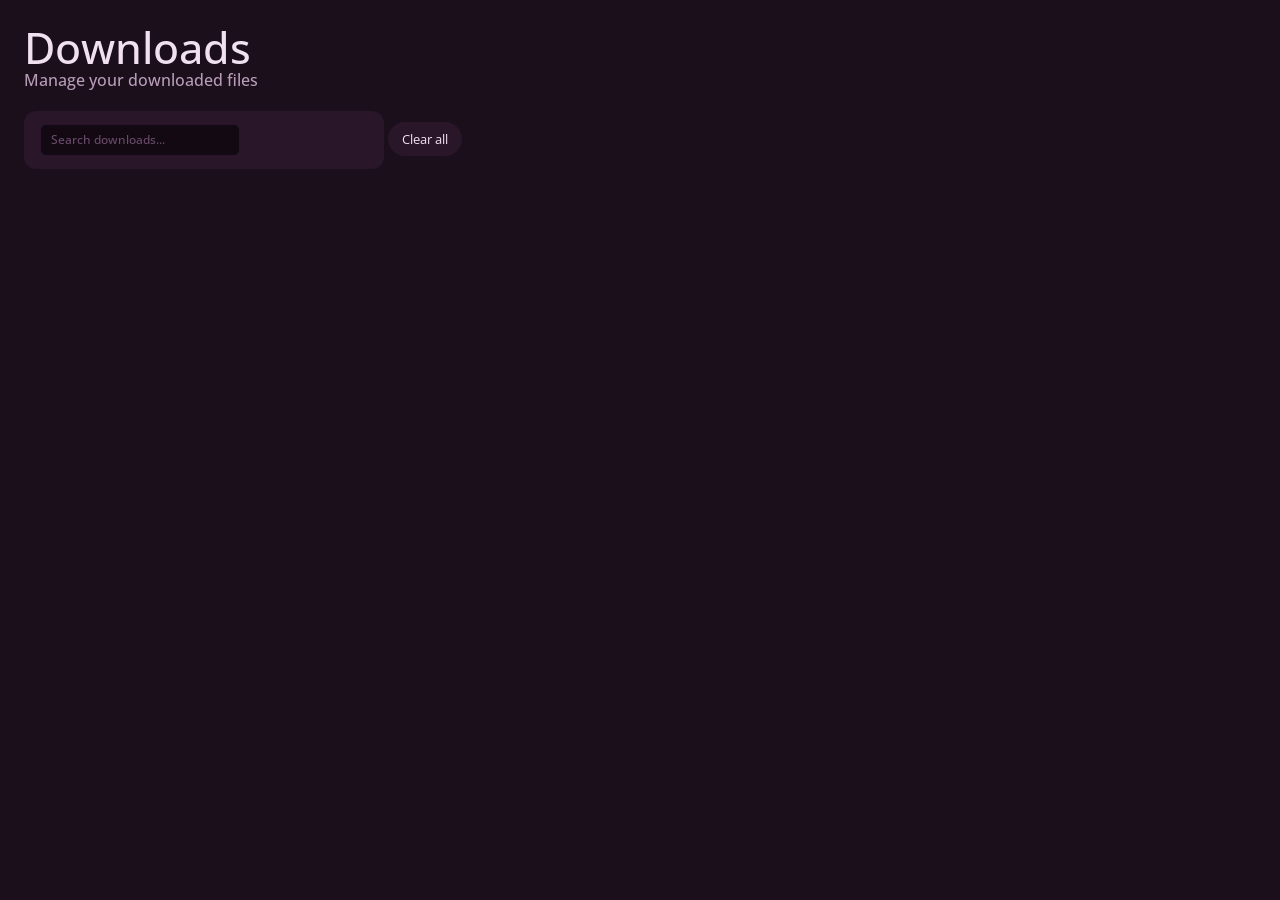
<file: wwwroot/downloads.html>
<!DOCTYPE html>
<html lang="en">
<head>
    <meta charset="UTF-8">
    <meta name="viewport" content="width=device-width, initial-scale=1.0">
    <title>Downloads - TB</title>

    <!-- Preload fonts to prevent FOUT -->
    <link rel="preload" href="Fonts/OpenSans-Regular.woff2" as="font" type="font/woff2" crossorigin>
    <link rel="preload" href="Fonts/OpenSans-Medium.woff2" as="font" type="font/woff2" crossorigin>
    <link rel="preload" href="Fonts/OpenSans-SemiBold.woff2" as="font" type="font/woff2" crossorigin>
    <link rel="preload" href="Fonts/OpenSans-Bold.woff2" as="font" type="font/woff2" crossorigin>

    <!-- Unified Stylesheet -->
    <link rel="stylesheet" href="css/tb.css">

    <!-- Theme Bridge -->
    <script src="js/theme-sync.js"></script>
</head>
<body>
    <main style="padding:24px">
        <div class="section-heading" style="margin-bottom:20px">
            <h1>Downloads</h1>
            <p>Manage your downloaded files</p>
        </div>
        <div class="row" style="justify-content:space-between;align-items:center;width:100%;margin-bottom:16px">
            <label class="input-field small" style="flex:1;max-width:360px">
                <input type="text" id="search-downloads" placeholder="Search downloads...">
            </label>
            <button class="button" id="clear-all" style="--size:34px;min-height:34px;padding:6px 14px;font-size:13px">Clear all</button>
        </div>

        <div id="downloads-list">
            <div id="empty-state" style="text-align:center;max-width:100%;width:100%;padding:48px 0;display:none">
                <p style="font-size:18px;color:var(--secondary);margin:0">No downloads yet</p>
                <p style="color:var(--tertiary);margin:0">Downloaded files will appear here</p>
            </div>
        </div>
    </main>

    <script>
        const container = document.getElementById('downloads-list');
        const emptyState = document.getElementById('empty-state');
        const searchInput = document.getElementById('search-downloads');

        function formatSize(bytes) {
            if (bytes === 0) return '0 B';
            const k = 1024;
            const sizes = ['B', 'KB', 'MB', 'GB'];
            const i = Math.floor(Math.log(bytes) / Math.log(k));
            return parseFloat((bytes / Math.pow(k, i)).toFixed(1)) + ' ' + sizes[i];
        }

        function formatDate(ts) {
            return new Date(ts * 1000).toLocaleDateString(undefined, { month: 'short', day: 'numeric', year: 'numeric' });
        }

        function renderDownloads(items) {
            const existing = container.querySelectorAll('.download-item');
            existing.forEach(el => el.remove());

            if (!items || items.length === 0) {
                emptyState.style.display = 'block';
                return;
            }
            emptyState.style.display = 'none';

            items.forEach(item => {
                const el = document.createElement('div');
                el.className = 'download-item';
                el.dataset.url = item.url || '';
                el.dataset.id = item.id || '';

                const icon = document.createElement('div');
                icon.className = 'download-icon';
                icon.textContent = item.state === 'completed' ? '\u2713' : '\u21BB';

                const info = document.createElement('div');
                info.className = 'download-info';

                const name = document.createElement('div');
                name.className = 'download-name';
                name.textContent = item.filename || 'Unknown file';

                const meta = document.createElement('div');
                meta.className = 'download-meta';
                const parts = [];
                if (item.totalBytes > 0) parts.push(formatSize(item.totalBytes));
                if (item.state === 'completed' && item.endTime) parts.push(formatDate(item.endTime));
                if (item.state === 'in_progress') parts.push(Math.round(item.receivedBytes / item.totalBytes * 100) + '%');
                meta.textContent = parts.join(' \u00B7 ');

                const progress = document.createElement('div');
                progress.className = 'download-progress';
                if (item.state === 'in_progress' && item.totalBytes > 0) {
                    const pct = Math.round(item.receivedBytes / item.totalBytes * 100);
                    progress.innerHTML = '<div class="download-progress-bar" style="width:' + pct + '%"></div>';
                }

                const actions = document.createElement('div');
                actions.className = 'button-grid';
                actions.style.cssText = 'flex-direction:row;max-width:none;width:auto;gap:6px';
                if (item.state === 'completed') {
                    const openBtn = document.createElement('button');
                    openBtn.className = 'button';
                    openBtn.style.cssText = '--size:32px;min-height:28px;padding:2px 12px;font-size:12px';
                    openBtn.textContent = 'Open';
                    openBtn.addEventListener('click', () => {
                        window.chrome.webview.postMessage({ action: 'OPEN_DOWNLOAD', id: item.id, url: item.url });
                    });
                    actions.appendChild(openBtn);
                }
                const showBtn = document.createElement('button');
                showBtn.className = 'button';
                showBtn.style.cssText = '--size:32px;min-height:28px;padding:2px 12px;font-size:12px';
                showBtn.textContent = item.state === 'completed' ? 'Show in folder' : 'Cancel';
                showBtn.addEventListener('click', () => {
                    if (item.state === 'completed') {
                        window.chrome.webview.postMessage({ action: 'SHOW_IN_FOLDER', id: item.id });
                    } else {
                        window.chrome.webview.postMessage({ action: 'CANCEL_DOWNLOAD', id: item.id });
                    }
                });
                actions.appendChild(showBtn);

                info.appendChild(name);
                info.appendChild(meta);
                el.appendChild(icon);
                el.appendChild(info);
                if (item.state === 'in_progress') el.appendChild(progress);
                el.appendChild(actions);
                container.appendChild(el);
            });
        }

        searchInput.addEventListener('input', () => {
            const q = searchInput.value.toLowerCase();
            document.querySelectorAll('.download-item').forEach(el => {
                const name = el.querySelector('.download-name')?.textContent?.toLowerCase() || '';
                const url = el.dataset.url?.toLowerCase() || '';
                el.style.display = name.includes(q) || url.includes(q) ? '' : 'none';
            });
        });

        document.getElementById('clear-all').addEventListener('click', () => {
            window.chrome.webview.postMessage({ action: 'CLEAR_ALL_DOWNLOADS' });
            renderDownloads([]);
        });

        window.chrome.webview.postMessage({ action: 'DOWNLOADS_READY' });

        window.chrome.webview.addEventListener('message', event => {
            const msg = event.data;
            if (msg.action === 'DOWNLOADS_DATA' && msg.downloads) {
                renderDownloads(msg.downloads);
            }
        });
    </script>
</body>
</html>
</file>
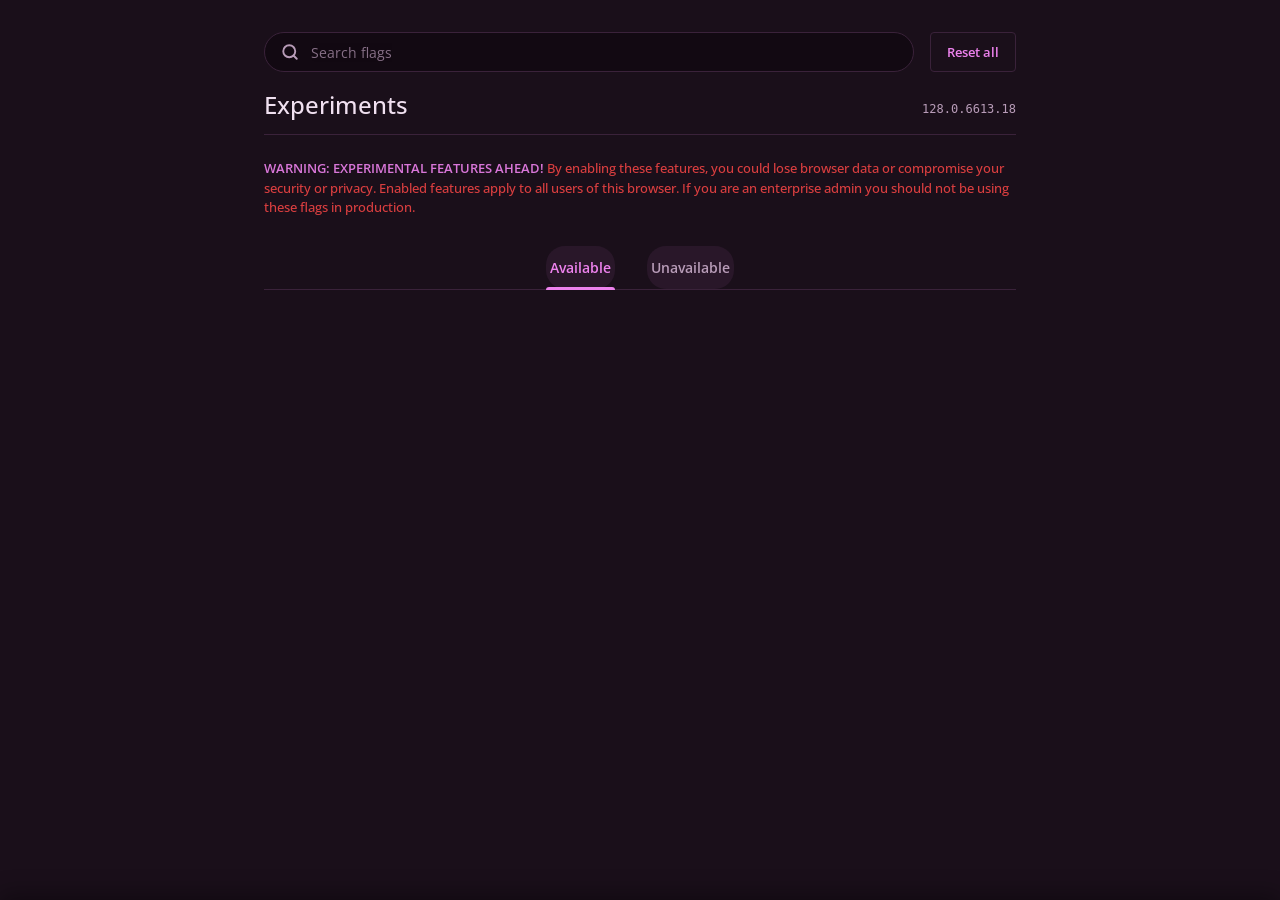
<file: wwwroot/flags.html>
<!DOCTYPE html>
<html lang="en">
<head>
    <meta charset="UTF-8">
    <meta name="viewport" content="width=device-width, initial-scale=1.0">
    <title>Experiments - TB</title>

    <!-- Preload fonts to prevent FOUT -->
    <link rel="preload" href="Fonts/OpenSans-Regular.woff2" as="font" type="font/woff2" crossorigin>
    <link rel="preload" href="Fonts/OpenSans-Medium.woff2" as="font" type="font/woff2" crossorigin>
    <link rel="preload" href="Fonts/OpenSans-SemiBold.woff2" as="font" type="font/woff2" crossorigin>
    <link rel="preload" href="Fonts/OpenSans-Bold.woff2" as="font" type="font/woff2" crossorigin>

    <!-- Unified Stylesheet -->
    <link rel="stylesheet" href="css/tb.css">

    <!-- Theme Bridge -->
    <script src="js/theme-sync.js"></script>
</head>
<body>
    <div class="flags-page">
        <!-- Top Search Row -->
        <div class="top-row">
            <div class="search-box-container">
                <svg viewBox="0 0 24 24" fill="none" stroke="currentColor" stroke-width="2.5" stroke-linecap="round" stroke-linejoin="round">
                    <circle cx="11" cy="11" r="8"></circle>
                    <line x1="21" y1="21" x2="16.65" y2="16.65"></line>
                </svg>
                <input type="text" id="search-input" placeholder="Search flags" onkeyup="filterFlags()">
            </div>
            <button id="reset-all-btn" onclick="resetAllFlags()">Reset all</button>
        </div>

        <!-- Header block -->
        <header class="header-section">
            <h1>Experiments</h1>
            <div class="version-info" id="version-text">1.0.0</div>
        </header>

        <!-- Warning text -->
        <div class="warning-block">
            <strong>WARNING: EXPERIMENTAL FEATURES AHEAD!</strong> By enabling these features, you could lose browser data or compromise your security or privacy. Enabled features apply to all users of this browser. If you are an enterprise admin you should not be using these flags in production.
        </div>

        <!-- Tabs -->
        <nav class="tab-nav" role="tablist">
            <button class="tab-btn active" id="btn-available" role="tab" aria-selected="true" onclick="switchTab('available')">Available</button>
            <button class="tab-btn" id="btn-unavailable" role="tab" aria-selected="false" onclick="switchTab('unavailable')">Unavailable</button>
        </nav>

        <!-- Container for cards -->
        <main id="flags-container" class="flag-list">
            <!-- Dynamically populated -->
        </main>
    </div>

    <!-- Relaunch footer banner -->
    <div class="relaunch-banner" id="relaunch-banner">
        <span class="relaunch-text">Your changes will take effect the next time you relaunch TB.</span>
        <button class="relaunch-btn" onclick="relaunchBrowser()">Relaunch</button>
    </div>

    <script>
        let currentTab = 'available';
        let allFlags = [];
        let runningPlatform = 'Windows';
        let initialStates = {};
        let currentStates = {};

        function setupIpc() {
            if (window.chrome && window.chrome.webview) {
                window.chrome.webview.addEventListener('message', event => {
                    const msg = event.data;
                    if (msg && msg.action === 'FLAGS_DATA' && msg.data) {
                        runningPlatform = msg.data.platform || 'Windows';
                        allFlags = msg.data.flags || [];
                        
                        // Set up initial and current states
                        allFlags.forEach(f => {
                            if (!(f.id in initialStates)) {
                                initialStates[f.id] = f.value;
                            }
                            currentStates[f.id] = f.value;
                        });

                        renderFlags();
                        checkRelaunchBanner();
                        handleHashLink();
                    }
                });
                window.chrome.webview.postMessage({ action: 'FLAGS_READY' });
            } else {
                setTimeout(setupIpc, 50);
            }

            // Extract real Chrome version from user agent dynamically
            const ua = navigator.userAgent;
            const match = ua.match(/Chrome\/([0-9.]+)/);
            if (match) {
                document.getElementById('version-text').textContent = match[1];
            }
        }

        function switchTab(tabName) {
            currentTab = tabName;
            document.getElementById('btn-available').classList.toggle('active', tabName === 'available');
            document.getElementById('btn-available').setAttribute('aria-selected', tabName === 'available');
            document.getElementById('btn-unavailable').classList.toggle('active', tabName === 'unavailable');
            document.getElementById('btn-unavailable').setAttribute('aria-selected', tabName === 'unavailable');
            renderFlags();
        }

        function renderFlags() {
            const container = document.getElementById('flags-container');
            container.innerHTML = '';

            const searchQuery = document.getElementById('search-input').value.toLowerCase().trim();

            // Filter flags by platform and tab
            let filtered = allFlags.filter(f => {
                const matchesPlatform = f.platforms.includes(runningPlatform);
                return currentTab === 'available' ? matchesPlatform : !matchesPlatform;
            });

            // Filter flags by search query
            if (searchQuery) {
                filtered = filtered.filter(f => {
                    return f.name.toLowerCase().includes(searchQuery) ||
                           f.description.toLowerCase().includes(searchQuery) ||
                           (f.id && `#${f.id}`.includes(searchQuery));
                });
            }

            // Sort modified (applied) flags to the top
            filtered.sort((a, b) => {
                const aModified = (currentStates[a.id] || 'default') !== 'default';
                const bModified = (currentStates[b.id] || 'default') !== 'default';
                if (aModified && !bModified) return -1;
                if (!aModified && bModified) return 1;
                return 0;
            });

            if (filtered.length === 0) {
                container.innerHTML = `<div style="text-align:center;color:var(--secondary);margin-top:40px;font-size:14px">No experiments found.</div>`;
                return;
            }

            // Helium lists flags sequentially with no box cards
            filtered.forEach(f => {
                container.appendChild(createFlagItem(f, currentTab === 'unavailable'));
            });
        }

        function createFlagItem(flag, isUnavailable) {
            const item = document.createElement('div');
            const isModified = flag.value !== 'default';
            item.className = `flag-card${isUnavailable ? ' disabled' : ''}${isModified ? ' modified' : ''}`;
            item.id = `card-${flag.id}`;

            const info = document.createElement('div');
            info.className = 'flag-info';

            // Dot placeholder/element
            const dot = document.createElement('span');
            dot.className = 'modified-dot';
            info.appendChild(dot);

            const titleRow = document.createElement('div');
            titleRow.className = 'flag-title-row';

            const title = document.createElement('h4');
            title.className = 'flag-title';
            title.textContent = flag.name;
            titleRow.appendChild(title);

            info.appendChild(titleRow);

            const desc = document.createElement('p');
            desc.className = 'flag-description';
            desc.textContent = flag.description;
            info.appendChild(desc);

            const hashtag = document.createElement('a');
            hashtag.className = 'flag-hashtag';
            hashtag.href = `#${flag.id}`;
            hashtag.textContent = `#${flag.id}`;
            info.appendChild(hashtag);

            item.appendChild(info);

            // Control (Select dropdown)
            const controlContainer = document.createElement('div');
            controlContainer.className = 'control-container';

            const selectContainer = document.createElement('div');
            selectContainer.className = `helium-select-container${isModified ? ' modified' : ''}`;
            selectContainer.id = `select-container-${flag.id}`;

            const select = document.createElement('select');
            select.id = `select-${flag.id}`;
            if (isUnavailable) select.disabled = true;

            const choices = [
                { value: 'default', label: 'Default' },
                { value: 'enabled', label: 'Enabled' },
                { value: 'disabled', label: 'Disabled' }
            ];

            choices.forEach(c => {
                const opt = document.createElement('option');
                opt.value = c.value;
                opt.textContent = c.label;
                if (flag.value === c.value) opt.selected = true;
                select.appendChild(opt);
            });

            select.addEventListener('change', (e) => {
                updateFlag(flag.id, e.target.value);
            });

            selectContainer.appendChild(select);

            const arrowIcon = document.createElement('div');
            arrowIcon.className = 'helium-select-icon';
            arrowIcon.innerHTML = `<svg viewBox="0 0 24 24" fill="none" stroke="currentColor" stroke-width="2.5" stroke-linecap="round" stroke-linejoin="round" style="width:12px;height:12px"><polyline points="6 9 12 15 18 9"/></svg>`;
            selectContainer.appendChild(arrowIcon);

            controlContainer.appendChild(selectContainer);
            item.appendChild(controlContainer);

            return item;
        }

        function updateFlag(id, value) {
            currentStates[id] = value;
            
            // Update UI styling for modified state
            const card = document.getElementById(`card-${id}`);
            const selectContainer = document.getElementById(`select-container-${id}`);
            const isModified = value !== 'default';

            if (card) card.classList.toggle('modified', isModified);
            if (selectContainer) selectContainer.classList.toggle('modified', isModified);

            window.chrome.webview.postMessage({
                action: 'SAVE_SETTING',
                key: `flag-${id}`,
                value: value
            });
            checkRelaunchBanner();
        }

        function checkRelaunchBanner() {
            let needsRelaunch = false;
            for (const f of allFlags) {
                if (f.requiresRestart) {
                    const current = currentStates[f.id] || 'default';
                    const initial = initialStates[f.id] || 'default';
                    if (current !== initial) {
                        needsRelaunch = true;
                        break;
                    }
                }
            }
            document.getElementById('relaunch-banner').classList.toggle('show', needsRelaunch);
        }

        function resetAllFlags() {
            allFlags.forEach(f => {
                if (currentStates[f.id] !== 'default') {
                    updateFlag(f.id, 'default');
                    const select = document.getElementById(`select-${f.id}`);
                    if (select) select.value = 'default';
                    
                    // Force UI class updates
                    const card = document.getElementById(`card-${f.id}`);
                    const selectContainer = document.getElementById(`select-container-${f.id}`);
                    if (card) card.classList.remove('modified');
                    if (selectContainer) selectContainer.classList.remove('modified');
                }
            });
            checkRelaunchBanner();
        }

        function relaunchBrowser() {
            window.chrome.webview.postMessage({ action: 'RELAUNCH_BROWSER' });
        }

        function filterFlags() {
            renderFlags();
        }

        function handleHashLink() {
            const hash = window.location.hash;
            if (hash) {
                const flagId = hash.substring(1);
                const card = document.getElementById(`card-${flagId}`);
                if (card) {
                    const flag = allFlags.find(f => f.id === flagId);
                    if (flag) {
                        const isAvailable = flag.platforms.includes(runningPlatform);
                        const targetTab = isAvailable ? 'available' : 'unavailable';
                        if (currentTab !== targetTab) {
                            switchTab(targetTab);
                            setTimeout(() => {
                                const newCard = document.getElementById(`card-${flagId}`);
                                if (newCard) {
                                    newCard.classList.add('highlighted-card');
                                    newCard.scrollIntoView({ behavior: 'smooth' });
                                }
                            }, 50);
                            return;
                        }
                    }
                    card.classList.add('highlighted-card');
                    card.scrollIntoView({ behavior: 'smooth' });
                }
            }
        }

        window.addEventListener('hashchange', handleHashLink);

        setupIpc();
    </script>
</body>
</html>
</file>
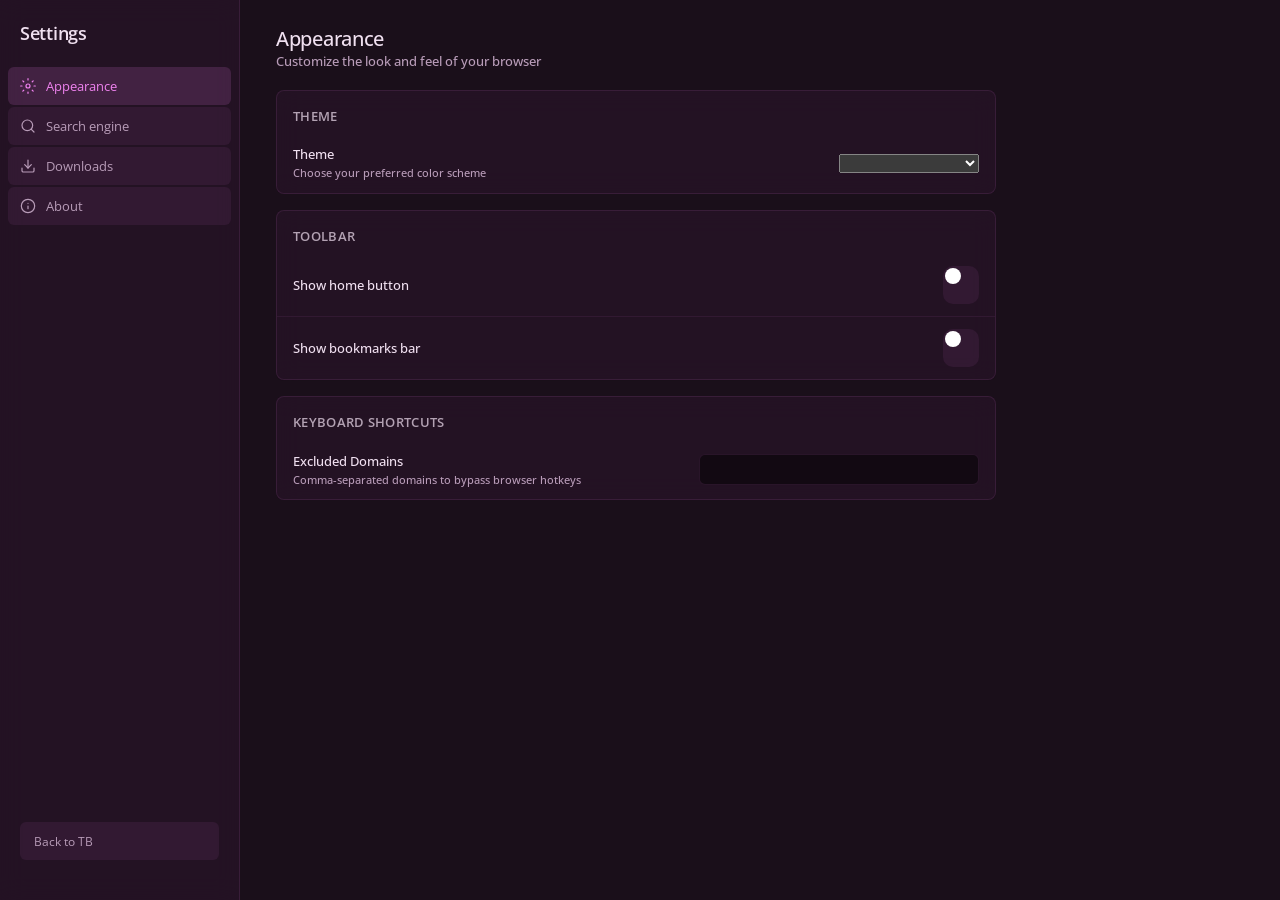
<file: wwwroot/settings.html>
<!DOCTYPE html>
<html lang="en">
<head>
    <meta charset="UTF-8">
    <meta name="viewport" content="width=device-width, initial-scale=1.0">
    <title>Settings - TB</title>

    <!-- Preload fonts to prevent FOUT -->
    <link rel="preload" href="Fonts/OpenSans-Regular.woff2" as="font" type="font/woff2" crossorigin>
    <link rel="preload" href="Fonts/OpenSans-Medium.woff2" as="font" type="font/woff2" crossorigin>
    <link rel="preload" href="Fonts/OpenSans-SemiBold.woff2" as="font" type="font/woff2" crossorigin>
    <link rel="preload" href="Fonts/OpenSans-Bold.woff2" as="font" type="font/woff2" crossorigin>

    <!-- Unified Stylesheet -->
    <link rel="stylesheet" href="css/tb.css">

    <!-- Theme Bridge -->
    <script src="js/theme-sync.js"></script>
</head>
<body>
    <div class="settings-page">
        <aside class="settings-sidebar">
            <div class="settings-sidebar-title">Settings</div>
            <nav class="settings-nav">
                <button class="settings-nav-item active" data-section="appearance">
                    <svg viewBox="0 0 24 24" fill="none" stroke="currentColor" stroke-width="2" stroke-linecap="round" stroke-linejoin="round"><circle cx="12" cy="12" r="3"/><path d="M12 1v2M12 21v2M4.22 4.22l1.42 1.42M18.36 18.36l1.42 1.42M1 12h2M21 12h2M4.22 19.78l1.42-1.42M18.36 5.64l1.42-1.42"/></svg>
                    <span>Appearance</span>
                </button>
                <button class="settings-nav-item" data-section="search">
                    <svg viewBox="0 0 24 24" fill="none" stroke="currentColor" stroke-width="2" stroke-linecap="round" stroke-linejoin="round"><circle cx="11" cy="11" r="8"/><path d="m21 21-4.35-4.35"/></svg>
                    <span>Search engine</span>
                </button>
                <button class="settings-nav-item" data-section="downloads">
                    <svg viewBox="0 0 24 24" fill="none" stroke="currentColor" stroke-width="2" stroke-linecap="round" stroke-linejoin="round"><path d="M21 15v4a2 2 0 0 1-2 2H5a2 2 0 0 1-2-2v-4"/><polyline points="7 10 12 15 17 10"/><line x1="12" y1="15" x2="12" y2="3"/></svg>
                    <span>Downloads</span>
                </button>
                <button class="settings-nav-item" data-section="about">
                    <svg viewBox="0 0 24 24" fill="none" stroke="currentColor" stroke-width="2" stroke-linecap="round" stroke-linejoin="round"><circle cx="12" cy="12" r="10"/><line x1="12" y1="16" x2="12" y2="12"/><line x1="12" y1="8" x2="12.01" y2="8"/></svg>
                    <span>About</span>
                </button>
            </nav>
            <button class="btn-ghost" style="margin:20px;width:calc(100% - 40px);text-align:center" onclick="window.chrome.webview.postMessage({action:'CLOSE_SETTINGS'})">Back to TB</button>
        </aside>

        <main class="settings-content">
            <!-- Appearance Section -->
            <div class="settings-section active" id="section-appearance">
                <h2 class="settings-section-title">Appearance</h2>
                <p class="settings-section-desc">Customize the look and feel of your browser</p>

                <div class="settings-card">
                    <div class="settings-group-title">Theme</div>
                    <div class="settings-row">
                        <div>
                            <div class="settings-row-label">Theme</div>
                            <div class="settings-row-desc">Choose your preferred color scheme</div>
                        </div>
                        <select class="settings-row-control" id="theme-select" onchange="saveSetting('theme-name', this.value)">
                            <!-- Populated dynamically by C# -->
                        </select>
                    </div>
                </div>

                <div class="settings-card">
                    <div class="settings-group-title">Toolbar</div>
                    <div class="settings-row">
                        <div><div class="settings-row-label">Show home button</div></div>
                        <button class="toggle-switch settings-row-control" id="show-home-button" role="switch" onclick="toggleSetting(this)"><span class="knob"></span></button>
                    </div>
                    <div class="settings-row">
                        <div><div class="settings-row-label">Show bookmarks bar</div></div>
                        <button class="toggle-switch settings-row-control" id="show-bookmarks-bar" role="switch" onclick="toggleSetting(this)"><span class="knob"></span></button>
                    </div>
                </div>

                <div class="settings-card">
                    <div class="settings-group-title">Keyboard Shortcuts</div>
                    <div class="settings-row">
                        <div>
                            <div class="settings-row-label">Excluded Domains</div>
                            <div class="settings-row-desc">Comma-separated domains to bypass browser hotkeys</div>
                        </div>
                        <input type="text" id="excluded-domains" style="width: 280px;" onchange="saveSetting(this.id, this.value)">
                    </div>
                </div>
            </div>

            <!-- Search Section -->
            <div class="settings-section" id="section-search">
                <h2 class="settings-section-title">Search engine</h2>
                <p class="settings-section-desc">Manage your default search engine</p>
                <div class="settings-card">
                    <div class="settings-row">
                        <div><div class="settings-row-label">Default search engine</div></div>
                        <div class="settings-row-control search-engine-display">
                            <span class="search-engine-icon">G</span>
                            <span id="default-search-name">Google</span>
                            <button class="btn-sm" onclick="window.chrome.webview.postMessage({action:'OPEN_SEARCH_ENGINE_PICKER'})">Change</button>
                        </div>
                    </div>
                </div>
            </div>

            <!-- Downloads Section -->
            <div class="settings-section" id="section-downloads">
                <h2 class="settings-section-title">Downloads</h2>
                <p class="settings-section-desc">Download preferences</p>
                <div class="settings-card">
                    <div class="settings-row">
                        <div><div class="settings-row-label">Download location</div></div>
                        <div class="settings-row-control downloads-path-input">
                            <input type="text" id="download-path" onchange="saveSetting(this.id,this.value)">
                            <button class="btn-sm" onclick="window.chrome.webview.postMessage({action:'BROWSE_FOLDER'})">Browse</button>
                        </div>
                    </div>
                </div>
            </div>

            <!-- About Section -->
            <div class="settings-section" id="section-about">
                <h2 class="settings-section-title">About</h2>
                <div class="settings-card" style="padding:24px">
                    <div class="about-logo">TB</div>
                    <div class="about-version">Version 1.0.0</div>
                    <div class="about-info">
                        <strong>TB Browser</strong> — A lightweight tabbed browser built with WinUI 3 and WebView2.<br>
                        Engine: Chromium
                    </div>
                </div>
            </div>
        </main>
    </div>

    <div class="toast" id="toast"></div>

    <script>
        let toastTimeout;
        function showToast(msg) {
            const t = document.getElementById('toast');
            t.textContent = msg;
            t.classList.add('show');
            clearTimeout(toastTimeout);
            toastTimeout = setTimeout(() => t.classList.remove('show'), 2000);
        }

        const themeSelect = document.getElementById('theme-select');

        // Sidebar Navigation
        document.querySelectorAll('.settings-nav-item').forEach(btn => {
            btn.addEventListener('click', () => {
                document.querySelectorAll('.settings-nav-item').forEach(b => b.classList.remove('active'));
                btn.classList.add('active');
                document.querySelectorAll('.settings-section').forEach(s => s.classList.remove('active'));
                document.getElementById('section-' + btn.dataset.section).classList.add('active');
            });
        });

        // IPC: Save Setting
        function saveSetting(key, value) {
            if (window.chrome && window.chrome.webview) {
                window.chrome.webview.postMessage({ action: 'SAVE_SETTING', key, value });
                showToast('Setting saved');
            }
        }

        // IPC: Toggle Switch
        function toggleSetting(el) {
            el.classList.toggle('on');
            saveSetting(el.id, el.classList.contains('on'));
        }

        // Populate Themes Dropdown
        function populateThemes(themes) {
            if (!themeSelect || !Array.isArray(themes)) return;
            themeSelect.innerHTML = '';
            themes.forEach(t => {
                const opt = document.createElement('option');
                opt.value = t.id;
                opt.textContent = t.name;
                themeSelect.appendChild(opt);
            });
        }

        // IPC Handshake & Listener
        if (window.chrome && window.chrome.webview) {
            window.chrome.webview.postMessage({ action: 'SETTINGS_READY' });

            window.chrome.webview.addEventListener('message', (event) => {
                const msg = event.data;
                if (!msg || typeof msg !== 'object') return;

                if (msg.action === 'SETTINGS_DATA') {
                    if (msg.settings) {
                        for (const [key, value] of Object.entries(msg.settings)) {
                            const el = document.getElementById(key);
                            if (!el) continue;
                            if (el.classList.contains('toggle-switch')) el.classList.toggle('on', !!value);
                            else if (el.type === 'radio') el.checked = (el.value === String(value));
                            else el.value = value;
                        }
                    }
                    if (msg.themes) {
                        populateThemes(msg.themes);
                        if (msg.settings && msg.settings['theme-name']) themeSelect.value = msg.settings['theme-name'];
                    }
                }
                if (msg.action === 'SHOW_TOAST' && msg.text) showToast(msg.text);
            });
        }
    </script>
</body>
</html>
</file>
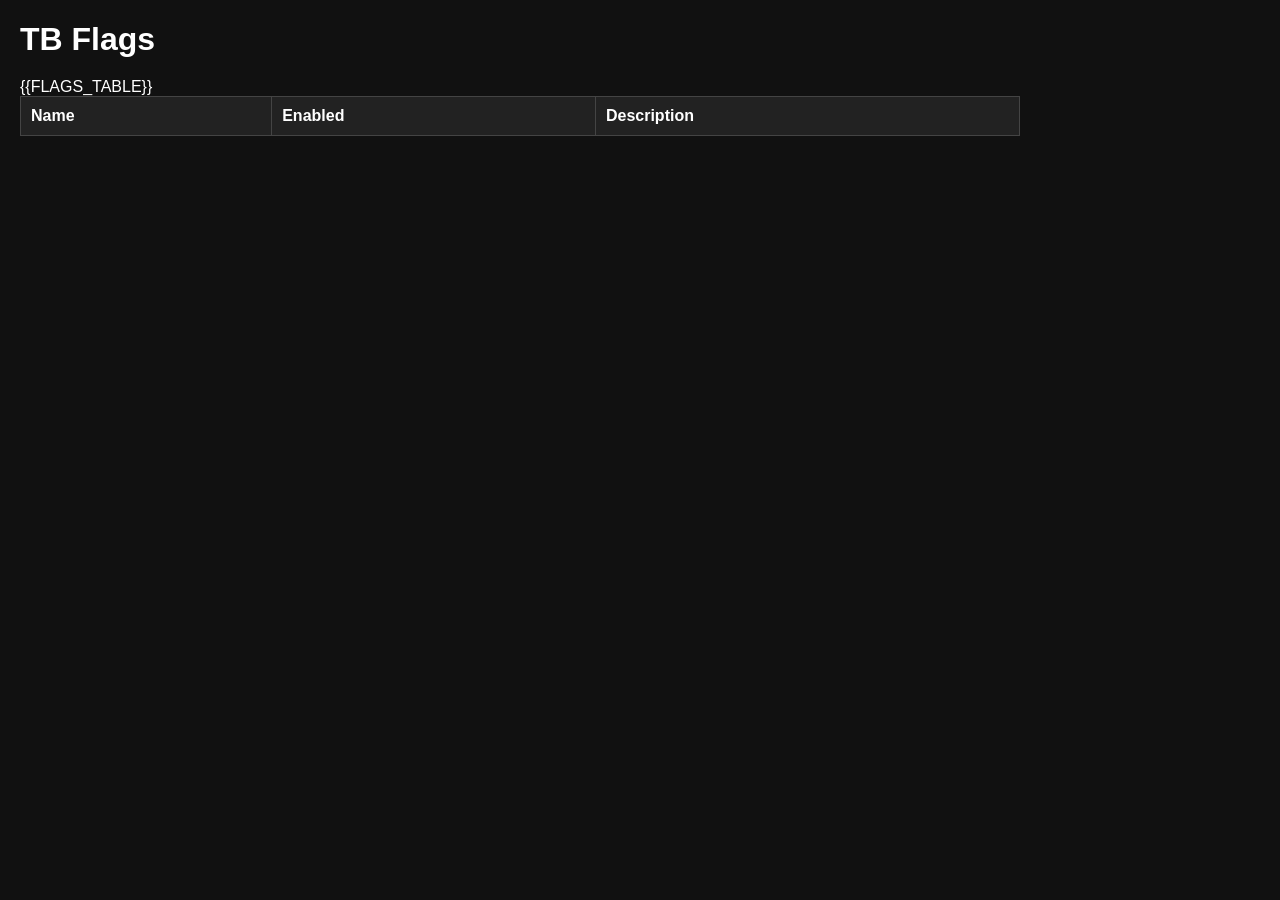
<file: src/TB/InternalPages/flags.html>
<!DOCTYPE html>
<html>
<head>
    <title>TB Flags</title>

    <style>
        body
        {
            background: #111;
            color: #fff;
            font-family: Segoe UI, sans-serif;
            margin: 20px;
        }

        h1
        {
            margin-bottom: 20px;
        }

        table
        {
            border-collapse: collapse;
            width: 100%;
            max-width: 1000px;
        }

        th,
        td
        {
            border: 1px solid #444;
            padding: 10px;
            text-align: left;
        }

        th
        {
            background: #222;
        }

        input[type="checkbox"]
        {
            width: 18px;
            height: 18px;
        }
    </style>

    <script>
        function onFlagChanged(
            checkbox,
            flagName)
        {
            if (!window.chrome ||
                !window.chrome.webview)
            {
                return;
            }

            window.chrome.webview.postMessage(
                JSON.stringify(
                {
                    type: "flag-toggle",
                    name: flagName,
                    enabled: checkbox.checked
                }));
        }
    </script>
</head>

<body>

    <h1>TB Flags</h1>

    <table>

        <thead>
            <tr>
                <th>Name</th>
                <th>Enabled</th>
                <th>Description</th>
            </tr>
        </thead>

        <tbody>
            {{FLAGS_TABLE}}
        </tbody>

    </table>

</body>
</html>
</file>
<file: wwwroot/css/tb.css>
/* ══════════════════════════════════════════════════════════════
   1. FONTS & BASE RESET
   ══════════════════════════════════════════════════════════════ */

@font-face {
    font-family: "Open Sans";
    src: url("../Fonts/OpenSans-Regular.woff2") format("woff2");
    font-weight: 400;
    font-style: normal;
    font-display: swap;
}
@font-face {
    font-family: "Open Sans";
    src: url("../Fonts/OpenSans-Medium.woff2") format("woff2");
    font-weight: 500;
    font-style: normal;
    font-display: swap;
}
@font-face {
    font-family: "Open Sans";
    src: url("../Fonts/OpenSans-SemiBold.woff2") format("woff2");
    font-weight: 600;
    font-style: normal;
    font-display: swap;
}
@font-face {
    font-family: "Open Sans";
    src: url("../Fonts/OpenSans-Bold.woff2") format("woff2");
    font-weight: 700;
    font-style: normal;
    font-display: swap;
}

*, *::before, *::after { box-sizing: border-box; margin: 0; padding: 0; }

/* ══════════════════════════════════════════════════════════════
   2. DESIGN TOKENS & VARIABLES
   ══════════════════════════════════════════════════════════════ */

:root {
    color-scheme: dark;
    /* --- Base Theme Fallbacks (Overridden by C# Injection) --- */
    --bg-app: #1a0f1a;
    --bg-titlebar: #1a0f1a;
    --bg-tab: transparent;
    --bg-tab-hover: #2a152a;
    --bg-tab-active: #3a1f3a;
    --bg-input: #120912;
    --text-main: #f0e0f0;
    --text-muted: #b89cb8;
    --text-subtle: #6a4a6a;
    --accent: #ee82ee;
    --accent-secondary: #d66fd6;
    --accent-press: #b855b8;
    --success: #22c55e;
    --danger: #ef4444;
    --border-crisp: #3a223a;
    --border-active: #ee82ee;
    --white: #ffffff;

    /* --- Base Layout Fallbacks --- */
    --tabbar-height: 34px;
    --nav-height: 34px;
    --tab-height: 28px;
    --urlbar-height: 28px;
    --radius-sm: 6px;
    --radius-md: 8px;
    --radius-lg: 20px;
    --tab-gap: 2px;
    --tab-min-width: 32px;
    --tab-max-width: 180px;

    /* --- Typography --- */
    --font: "Open Sans", system-ui, -apple-system, "Segoe UI", Helvetica, Arial, sans-serif;
    --prism-font-mono: "Cascadia Code", "Fira Code", "JetBrains Mono", "Consolas", monospace;
    --prism-font-size-xs: 11px;
    --prism-font-size-sm: 12px;
    --prism-font-size-base: 14px;
    --prism-font-size-lg: 16px;
    --prism-font-size-xl: 18px;
    --prism-font-size-2xl: 24px;
    --prism-font-size-3xl: 32px;
    --prism-line-height-tight: 1.2;
    --prism-line-height-normal: 1.5;

    /* --- Prism Geometry & Spacing --- */
    --prism-radius-sm: 4px;
    --prism-radius-md: 8px;
    --prism-radius-lg: 12px;
    --prism-radius-xl: 16px;
    --prism-gap-xs: 4px;
    --prism-gap-sm: 8px;
    --prism-gap-md: 12px;
    --prism-gap-lg: 16px;
    --prism-gap-xl: 24px;
    --prism-surface-inset: 4px;

    /* --- App UI Semantic Tokens --- */
    --primary: var(--text-main);
    --secondary: var(--text-muted);
    --tertiary: var(--text-subtle);
    --tb-blue: var(--accent);
    --tb-blue-hover: var(--accent-secondary);
    --tb-blue-press: var(--accent-press);

    --bg-surface: var(--bg-tab-active);
    --background: var(--bg-surface);
    --tooltip-bg: var(--bg-tab-hover);
    --tooltip-shadow: color-mix(in srgb, var(--text-subtle) 40%, transparent);

    /* --- Elevations & Glass --- */
    --tb-elevated: var(--accent);
    --tb-elevated-5: color-mix(in srgb, var(--tb-elevated) 5%, transparent);
    --tb-elevated-7: color-mix(in srgb, var(--tb-elevated) 7%, transparent);
    --tb-elevated-10: color-mix(in srgb, var(--tb-elevated) 10%, transparent);
    --tb-elevated-15: color-mix(in srgb, var(--tb-elevated) 15%, transparent);
    --tb-elevated-20: color-mix(in srgb, var(--tb-elevated) 20%, transparent);
    --tb-elevated-25: color-mix(in srgb, var(--tb-elevated) 25%, transparent);
    --tb-elevated-30: color-mix(in srgb, var(--tb-elevated) 30%, transparent);
    --tb-elevated-40: color-mix(in srgb, var(--tb-elevated) 40%, transparent);
    --tb-elevated-50: color-mix(in srgb, var(--tb-elevated) 50%, transparent);

    --glass-filter: blur(12px) saturate(110%);
    --glass-filter-wk: blur(12px) saturate(110%);
    --shimmer-size: 350px;

    /* --- Page Specific Tokens --- */
    --page-bg: var(--bg-app);
    --page-surface: color-mix(in srgb, var(--bg-tab-hover) 60%, transparent);
    --page-surface-hover: color-mix(in srgb, var(--bg-input) 50%, transparent);
    --page-border: color-mix(in srgb, var(--border-crisp) 40%, transparent);
    --page-text: var(--text-main);
    --page-text-secondary: var(--text-muted);
    --page-accent: var(--accent);
    --page-accent-hover: var(--accent-secondary);
    --page-accent-press: var(--accent-press);
    --page-danger: var(--danger);
    --page-success: var(--success);
    --page-radius: var(--radius-md);
    --page-radius-sm: var(--radius-sm);
    --page-transition: 0.2s ease;
    --page-font: var(--font);
    --page-sidebar-width: 240px;

    /* --- Prism Surfaces & Borders --- */
    --prism-surface: var(--bg-tab-active);
    --prism-surface-hover: color-mix(in srgb, var(--accent) 6%, var(--bg-tab-hover));
    --prism-surface-active: color-mix(in srgb, var(--accent) 10%, var(--bg-tab-active));
    --prism-border: var(--tb-elevated-10);
    --prism-border-hover: var(--tb-elevated-20);
    --prism-border-active: var(--tb-elevated-30);
    --prism-border-width: 1px;
    --prism-focus-ring: var(--accent);
    --prism-focus-ring-offset: 2px;
    --prism-transition-fast: 0.12s ease;
    --prism-transition-base: 0.2s ease;
    --prism-transition-slow: 0.3s ease;

    /* --- Global Base Settings --- */
    font-family: var(--font);
    line-height: 1.5;
    font-weight: 500;
    color: var(--primary);
    font-synthesis: none;
    text-rendering: optimizeLegibility;
    -webkit-font-smoothing: antialiased;
    -moz-osx-font-smoothing: grayscale;
}

/* ══════════════════════════════════════════════════════════════
   3. GLOBAL TYPOGRAPHY & ELEMENTS
   ══════════════════════════════════════════════════════════════ */

html, body {
    height: 100%;
    font-family: var(--page-font);
    background: var(--page-bg);
    color: var(--page-text);
    font-size: 14px;
}

@supports (color-mix(in srgb, red, blue)) {
    html { background: linear-gradient(175deg, var(--page-bg), color-mix(in srgb, var(--page-accent) 3%, var(--page-bg))); }
}

::selection { color: var(--primary); background-color: var(--tb-elevated-30); }
svg, img { pointer-events: none; user-select: none; -webkit-user-select: none; -webkit-user-drag: none; }

h1, h2, h3, h4, h5, h6 { font-weight: 500; margin: 0; line-height: 120%; }
h1, h2 { letter-spacing: -2%; line-height: 110%; }
h1 { font-size: 43px; }
h2 { font-size: 36px; }
h3 { font-size: 24px; }
h4 { font-size: 17px; }
h5 { font-size: 14px; }
h6 { font-size: 12px; }
p, a, li { margin: 0; font-size: 16px; line-height: 122%; color: var(--secondary); }
strong { font-weight: 600; }
a { color: var(--page-accent); text-decoration: none; text-underline-offset: 4px; }
a:hover { color: var(--page-accent-hover); text-decoration: underline; }

:focus-visible { outline: 2px var(--primary) solid; outline-offset: 3px; }

::-webkit-scrollbar { width: 6px; }
::-webkit-scrollbar-track { background: transparent; }
::-webkit-scrollbar-thumb { background: var(--tb-elevated-10); border-radius: 4px; }
::-webkit-scrollbar-thumb:hover { background: var(--tb-elevated-20); }

/* ══════════════════════════════════════════════════════════════
   4. CORE COMPONENTS (Buttons, Inputs, Toggles)
   ══════════════════════════════════════════════════════════════ */

/* --- Buttons --- */
button, .button {
    --size: 38px;
    color: var(--primary);
    background-color: transparent;
    font-size: 16px;
    min-height: 38px;
    padding: 9px 16px;
    border-radius: calc(var(--size) / 2);
    transition: 0.2s background-color, 0.2s transform, 0.2s opacity;
    display: inline-flex;
    align-items: center;
    gap: 7px;
    user-select: none;
    border: none;
    outline: none;
    cursor: pointer;
    font-family: inherit;
}
button:not(.transparent), .button:not(.transparent) { background-color: var(--tb-elevated-7); }
button:active, .button:active { background-color: var(--tb-elevated-15); transform: scale(0.97); }
button.primary, .button.primary { color: var(--white); background-color: var(--tb-blue); }
button.primary:active, .button.primary:active { background-color: var(--tb-blue-press); }
button.circle, .button.circle { height: var(--size); width: var(--size); padding: 0; justify-content: center; }
button.card, .button.card { min-height: 0; width: 100%; text-align: left; border-radius: 14px; padding: 14px 18px; gap: var(--prism-gap-md); }
button:disabled, .button:disabled { color: var(--tertiary); pointer-events: none; }
button svg, .button svg { flex: 0 0 auto; height: 18px; width: 18px; stroke-width: 1.8px; }

@media (hover: hover) {
    button:hover, .button:hover { background-color: var(--tb-elevated-10); }
    button.primary:hover, .button.primary:hover { background-color: var(--tb-blue-hover); }
}

/* --- Inputs & Dropdowns --- */
.input-field, .dropdown {
    color: var(--primary);
    border-radius: 12px;
    align-items: center;
    transition: 0.2s background-color, 0.1s outline-color, 0.1s box-shadow;
    background-color: var(--tb-elevated-7);
    display: inline-flex;
}
.input-field:focus-within, .dropdown:focus-within { background-color: var(--tb-elevated-10); outline: 2px var(--primary) solid; outline-offset: -1px; }
.input-field { gap: 9px; width: 100%; cursor: text; padding: 13px 16px; min-height: 46px; }
:where(.input-field input, .dropdown select) {
    appearance: none; min-width: 0; width: 100%; color: inherit; background: none; border: none; outline: none; font: inherit; font-weight: 500; padding: 0;
}
:where(.input-field input)::placeholder { color: var(--tertiary); font-weight: 500; }

.dropdown { position: relative; width: fit-content; max-width: 100%; min-height: 40px; cursor: pointer; }
.dropdown select { cursor: inherit; font-size: 16px; min-height: 40px; padding-inline: 16px; padding-right: 40px; user-select: none; }
.dropdown-icon { position: absolute; right: 16px; display: inline-flex; align-items: center; justify-content: center; color: var(--tertiary); pointer-events: none; }

/* --- Toggle Switches --- */
.toggle-switch { position: relative; width: 36px; height: 20px; background: color-mix(in srgb, var(--page-text) 30%, transparent); border-radius: 10px; cursor: pointer; transition: background var(--page-transition); border: none; padding: 0; flex-shrink: 0; }
.toggle-switch.on { background: var(--page-accent); }
.toggle-switch .knob { position: absolute; top: 2px; left: 2px; width: 16px; height: 16px; background: #fff; border-radius: 50%; transition: transform var(--page-transition); }
.toggle-switch.on .knob { transform: translateX(16px); }

/* --- Checkboxes --- */
.checkbox { display: inline-flex; align-items: center; gap: 8px; width: fit-content; color: var(--primary); cursor: pointer; user-select: none; }
.checkbox input { position: absolute; opacity: 0; pointer-events: none; }
.checkbox-control { display: flex; align-items: center; justify-content: center; width: 28px; height: 28px; border-radius: 100%; background-color: var(--tb-elevated-7); transition: background-color 0.2s, transform 0.2s; }
input:checked+.checkbox-control { background-color: var(--tb-blue); color: var(--page-surface); }

/* --- Loaders & Skeletons --- */
.skeleton { height: 100%; width: 100%; background: var(--tb-elevated-10); border-radius: 12px; background-image: linear-gradient(90deg, transparent, var(--tb-elevated-10), transparent); background-repeat: no-repeat; animation: skeleton 1.2s ease-in-out infinite; background-size: var(--shimmer-size) var(--shimmer-size); }
@keyframes skeleton { 0% { background-position: -350px 0; } 100% { background-position: calc(350px + 100%) 0; } }
.spinner svg { animation: spinner 1s infinite linear; will-change: transform; }
@keyframes spinner { from { transform: rotate(0); } to { transform: rotate(360deg); } }

/* ══════════════════════════════════════════════════════════════
   5. PRISM COMPONENTS (Cards, Flat Inputs)
   ══════════════════════════════════════════════════════════════ */

.prism-card {
    background: var(--prism-surface);
    border: var(--prism-border-width) solid var(--prism-border);
    border-radius: var(--prism-radius-lg);
    padding: var(--prism-gap-lg);
    transition: background var(--prism-transition-base), border-color var(--prism-transition-base);
}
.prism-card-interactive { cursor: pointer; }
.prism-card-interactive:hover { background: var(--prism-surface-hover); border-color: var(--prism-border-hover); }

.prism-input-flat {
    width: 100%; min-height: 36px; padding: 8px 12px; font-family: var(--font); font-size: var(--prism-font-size-base);
    color: var(--text-main); background: var(--bg-input); border: var(--prism-border-width) solid var(--prism-border);
    border-radius: var(--prism-radius-md); outline: none; transition: border-color var(--prism-transition-base);
}
.prism-input-flat:focus { border-color: var(--prism-focus-ring); box-shadow: 0 0 0 2px color-mix(in srgb, var(--prism-focus-ring) 25%, transparent); }

/* --- Flag Toggle Cards (used in tb://flags) --- */
.flags-page {
    max-width: 800px;
    margin: 0 auto;
    padding: 32px 24px 120px 24px;
}

.top-row {
    display: flex;
    align-items: center;
    justify-content: space-between;
    gap: 16px;
    margin-bottom: 20px;
    width: 100%;
}

.search-box-container {
    display: flex;
    align-items: center;
    flex-grow: 1;
    background-color: var(--bg-input);
    border-radius: 100px;
    padding: 0 16px;
    height: 40px;
    border: 1px solid var(--border-crisp);
    transition: border-color 0.2s, box-shadow 0.2s;
}

.search-box-container:focus-within {
    border-color: var(--accent);
    box-shadow: 0 0 0 1px var(--accent);
}

.search-box-container svg {
    width: 18px;
    height: 18px;
    color: var(--secondary);
    margin-right: 12px;
    flex-shrink: 0;
    pointer-events: none;
}

.search-box-container input {
    background: none !important;
    border: none !important;
    outline: none !important;
    color: var(--primary) !important;
    font-size: 14px !important;
    width: 100% !important;
    padding: 0 !important;
    min-height: auto !important;
}

.search-box-container input::placeholder {
    color: var(--secondary);
    opacity: 0.7;
}

#reset-all-btn {
    background-color: transparent;
    border: 1px solid var(--border-crisp);
    color: var(--accent);
    border-radius: 4px;
    padding: 8px 16px;
    font-size: 13px;
    font-weight: 600;
    cursor: pointer;
    transition: background-color 0.2s, border-color 0.2s;
    height: 40px;
    flex-shrink: 0;
}

#reset-all-btn:hover {
    background-color: var(--tb-elevated-10);
    border-color: var(--accent);
}

.header-section {
    display: flex;
    justify-content: space-between;
    align-items: flex-end;
    margin-bottom: 24px;
    border-bottom: 1px solid var(--border-crisp);
    padding-bottom: 16px;
}

.header-section h1 {
    font-size: 24px;
    font-weight: 500;
    color: var(--primary);
    margin: 0;
}

.version-info {
    font-size: 12px;
    color: var(--secondary);
    font-family: var(--prism-font-mono);
}

.warning-block {
    color: var(--danger);
    font-size: 13px;
    line-height: 1.5;
    margin-bottom: 28px;
    opacity: 0.9;
}

.warning-block strong {
    color: var(--accent);
}

.tab-nav {
    display: flex;
    justify-content: center;
    gap: 32px;
    border-bottom: 1px solid var(--border-crisp);
    margin-bottom: 24px;
}

.tab-btn {
    background: none;
    border: none;
    color: var(--secondary);
    font-size: 14px;
    font-weight: 600;
    padding: 12px 4px;
    cursor: pointer;
    position: relative;
    transition: color 0.2s;
    font-family: inherit;
}

.tab-btn:hover {
    color: var(--primary);
}

.tab-btn.active {
    color: var(--accent);
}

.tab-btn.active::after {
    content: '';
    position: absolute;
    bottom: -1px;
    left: 0;
    right: 0;
    height: 3px;
    background-color: var(--accent);
    border-radius: 3px 3px 0 0;
}

.flag-list {
    display: flex;
    flex-direction: column;
}

.flag-card {
    display: flex;
    justify-content: space-between;
    align-items: flex-start;
    padding: 20px 0;
    border-bottom: 1px solid var(--border-crisp);
    gap: 32px;
    background: none !important;
    border-radius: 0 !important;
}

.flag-card.disabled {
    opacity: 0.5;
}

.flag-info {
    display: flex;
    flex-direction: column;
    gap: 6px;
    flex-grow: 1;
    position: relative;
    padding-left: 20px;
}

.modified-dot {
    position: absolute;
    left: 0;
    top: 6px;
    width: 8px;
    height: 8px;
    background-color: var(--accent);
    border-radius: 50%;
    display: none;
}

.flag-card.modified .modified-dot {
    display: block;
}

.flag-title-row {
    display: flex;
    align-items: center;
    flex-wrap: wrap;
    gap: 8px;
}

.flag-title {
    font-size: 15px;
    font-weight: 600;
    color: var(--primary);
    margin: 0;
}

.flag-description {
    font-size: 13px;
    color: var(--secondary);
    margin: 0;
    line-height: 1.5;
}

.flag-hashtag {
    font-size: 12px;
    color: var(--accent);
    text-decoration: none;
    margin-top: 2px;
    display: inline-block;
    font-weight: 600;
}

.flag-hashtag:hover {
    text-decoration: underline;
}

.control-container {
    flex-shrink: 0;
}

.helium-select-container {
    position: relative;
    background-color: var(--bg-input);
    border: 1px solid var(--border-crisp);
    border-radius: 4px;
    color: var(--primary);
    width: 140px;
    height: 36px;
    display: flex;
    align-items: center;
    transition: background-color 0.15s, border-color 0.15s, color 0.15s;
}

.helium-select-container:hover {
    background-color: var(--tb-elevated-5);
}

.helium-select-container.modified {
    background-color: var(--accent);
    border-color: var(--accent);
    color: var(--bg-app);
}

.helium-select-container.modified:hover {
    background-color: var(--accent-secondary);
    border-color: var(--accent-secondary);
}

.helium-select-container select {
    appearance: none;
    -webkit-appearance: none;
    background: transparent;
    border: none;
    outline: none;
    color: inherit;
    font-size: 13px;
    font-weight: 600;
    width: 100%;
    height: 100%;
    padding: 0 32px 0 12px;
    cursor: pointer;
    font-family: inherit;
}

.helium-select-container select::-ms-expand {
    display: none;
}

.helium-select-icon {
    position: absolute;
    right: 12px;
    color: inherit;
    pointer-events: none;
    display: flex;
    align-items: center;
}

.relaunch-banner {
    position: fixed;
    bottom: 0;
    left: 0;
    right: 0;
    background-color: var(--bg-input);
    border-top: 1px solid var(--border-crisp);
    padding: 16px 24px;
    display: flex;
    align-items: center;
    justify-content: space-between;
    z-index: 1000;
    transform: translateY(100%);
    transition: transform 0.25s cubic-bezier(0, 0, 0.2, 1);
    box-shadow: 0 -4px 24px rgba(0, 0, 0, 0.4);
}

.relaunch-banner.show {
    transform: translateY(0);
}

.relaunch-text {
    font-size: 14px;
    color: var(--primary);
    font-weight: 500;
}

.relaunch-btn {
    background-color: var(--accent);
    color: var(--bg-app);
    border: none;
    border-radius: 4px;
    padding: 8px 16px;
    font-size: 13px;
    font-weight: 600;
    cursor: pointer;
    transition: background-color 0.15s;
    font-family: inherit;
}

.relaunch-btn:hover {
    background-color: var(--accent-secondary);
}

@keyframes pulse-highlight {
    0% { background-color: transparent; }
    50% { background-color: var(--tb-elevated-15); }
    100% { background-color: transparent; }
}

.highlighted-card {
    animation: pulse-highlight 2s ease-in-out 3;
    scroll-margin-top: 80px;
}

/* ══════════════════════════════════════════════════════════════
   6. PAGE LAYOUTS (Settings, Downloads, Sidebar)
   ══════════════════════════════════════════════════════════════ */

/* --- Settings Layout --- */
.settings-page { display: flex; height: 100vh; }
.settings-sidebar { width: var(--page-sidebar-width); background: var(--page-surface); backdrop-filter: var(--glass-filter); -webkit-backdrop-filter: var(--glass-filter-wk); border-right: 1px solid var(--tb-elevated-10); padding: 20px 0; flex-shrink: 0; display: flex; flex-direction: column; }
.settings-sidebar-title { font-size: 18px; font-weight: 600; padding: 0 20px 20px; letter-spacing: -0.3px; color: var(--page-text); }
.settings-nav { display: flex; flex-direction: column; gap: 2px; padding: 0 8px; flex: 1; }
.settings-nav-item { display: flex; align-items: center; gap: 10px; padding: 8px 12px; border-radius: var(--page-radius-sm); color: var(--page-text-secondary); font-size: 13px; cursor: pointer; transition: all var(--page-transition); border: none; background: none; text-align: left; width: 100%; }
.settings-nav-item:hover { background: var(--page-surface-hover); color: var(--page-text); }
.settings-nav-item.active { background: color-mix(in srgb, var(--page-accent) 15%, transparent); color: var(--page-accent); }
.settings-nav-item svg { width: 16px; height: 16px; flex-shrink: 0; }

.settings-content { flex: 1; padding: 28px 36px; overflow-y: auto; min-width: 0; }
.settings-section { display: none; margin-bottom: 32px; max-width: 720px; }
.settings-section.active { display: block; }
.settings-section-title { font-size: 20px; font-weight: 500; color: var(--page-text); margin-bottom: 4px; letter-spacing: -0.3px; }
.settings-section-desc { font-size: 13px; color: var(--page-text-secondary); margin-bottom: 20px; }

/* --- Settings Cards & Rows --- */
.settings-card { background: var(--page-surface); backdrop-filter: var(--glass-filter); -webkit-backdrop-filter: var(--glass-filter-wk); border: 1px solid var(--prism-border); border-radius: var(--page-radius); overflow: hidden; margin-bottom: 16px; }
.settings-group-title { font-size: 13px; font-weight: 600; color: var(--page-text); padding: 16px 16px 8px; letter-spacing: 0.3px; text-transform: uppercase; opacity: 0.7; }
.settings-row { display: flex; align-items: center; justify-content: space-between; padding: 12px 16px; gap: 16px; min-height: 44px; }
.settings-row + .settings-row { border-top: 1px solid var(--tb-elevated-7); }
.settings-row-label { font-size: 13px; color: var(--page-text); line-height: 1.3; }
.settings-row-desc { font-size: 11px; color: var(--page-text-secondary); margin-top: 2px; line-height: 1.4; max-width: 400px; }
.settings-row-control { flex-shrink: 0; display: flex; align-items: center; gap: 8px; }
.settings-row select { min-width: 140px; }

/* --- Settings Buttons --- */
.settings-row .btn-sm { padding: 5px 12px; font-size: 12px; border-radius: 6px; border: none; cursor: pointer; font-family: inherit; font-weight: 500; background: color-mix(in srgb, var(--page-text) 7%, transparent); color: var(--page-text); transition: background var(--page-transition); }
.settings-row .btn-sm:hover { background: color-mix(in srgb, var(--page-text) 12%, transparent); }
.settings-row .btn-sm.primary { background: color-mix(in srgb, var(--page-accent) 80%, transparent); color: #fff; }
.settings-row .btn-sm.primary:hover { background: var(--page-accent); }
.settings-row .btn-sm.danger { background: color-mix(in srgb, var(--page-danger) 12%, transparent); color: var(--page-danger); }
.settings-row .btn-sm.danger:hover { background: color-mix(in srgb, var(--page-danger) 20%, transparent); }

/* --- Inputs & Specific Elements --- */
input[type="text"] { background: var(--bg-input); border: 1px solid var(--prism-border); border-radius: 6px; padding: 6px 10px; color: var(--page-text); font-size: 12px; font-family: inherit; outline: none; width: 200px; }
input[type="text"]:focus { border-color: var(--page-accent); }
.search-engine-display { display: flex; align-items: center; gap: 8px; font-size: 13px; color: var(--page-text); }
.search-engine-icon { width: 20px; height: 20px; border-radius: 50%; display: flex; align-items: center; justify-content: center; font-size: 11px; font-weight: 600; background: color-mix(in srgb, var(--page-accent) 15%, transparent); color: var(--page-accent); flex-shrink: 0; }
.downloads-path-input { display: flex; align-items: center; gap: 6px; }
.downloads-path-input input { width: 240px; }
.about-logo { font-size: 40px; font-weight: 700; color: var(--page-accent); margin-bottom: 4px; letter-spacing: -1px; }
.about-version { color: var(--page-text-secondary); font-size: 13px; margin-bottom: 6px; }

/* --- Downloads Page --- */
.download-item { display: flex; align-items: center; gap: 14px; padding: 12px 16px; background: var(--page-surface); backdrop-filter: var(--glass-filter); border: 1px solid var(--tb-elevated-15); border-radius: var(--page-radius); margin-bottom: 6px; transition: background var(--page-transition); }
.download-item:hover { background: var(--page-surface-hover); }
.download-progress { width: 100%; height: 3px; background: color-mix(in srgb, var(--page-text) 6%, transparent); border-radius: 2px; margin-top: 6px; overflow: hidden; }
.download-progress-bar { height: 100%; background: var(--page-accent); border-radius: 2px; transition: width 0.3s ease; }

/* --- Toasts --- */
.toast { position: fixed; bottom: 20px; right: 20px; background: var(--page-surface); backdrop-filter: var(--glass-filter); -webkit-backdrop-filter: var(--glass-filter-wk); border: 1px solid var(--prism-border); border-radius: var(--page-radius); padding: 10px 16px; color: var(--page-text); font-size: 12px; box-shadow: 0 4px 24px rgba(0,0,0,0.3); z-index: 9999; opacity: 0; transform: translateY(10px); transition: all 0.2s ease; pointer-events: none; }
.toast.show { opacity: 1; transform: translateY(0); }

/* ══════════════════════════════════════════════════════════════
   7. UTILITY CLASSES
   ══════════════════════════════════════════════════════════════ */

.prism-flex-row { display: flex; align-items: center; gap: var(--prism-gap-md); }
.prism-flex-col { display: flex; flex-direction: column; gap: var(--prism-gap-md); }
.prism-gap-xs { gap: var(--prism-gap-xs); }
.prism-gap-sm { gap: var(--prism-gap-sm); }
.prism-gap-md { gap: var(--prism-gap-md); }
.prism-gap-lg { gap: var(--prism-gap-lg); }
.prism-rounded-sm { border-radius: var(--prism-radius-sm); }
.prism-rounded-md { border-radius: var(--prism-radius-md); }
.prism-rounded-lg { border-radius: var(--prism-radius-lg); }
.prism-text-secondary { color: var(--text-muted); }
.prism-text-accent { color: var(--accent); }
.prism-text-danger { color: var(--danger); }
.prism-text-truncate { overflow: hidden; text-overflow: ellipsis; white-space: nowrap; }

.btn-ghost { background: none; color: var(--page-text-secondary); padding: 6px 14px; border-radius: var(--page-radius-sm); font-size: 12px; border: none; cursor: pointer; font-family: inherit; }
.btn-ghost:hover { background: var(--page-surface-hover); color: var(--page-text); }

.shortcut-key { font-family: 'Cascadia Code', 'Fira Code', monospace; font-size: 11px; background: color-mix(in srgb, var(--page-text) 6%, transparent); padding: 2px 6px; border-radius: 3px; color: var(--page-text); }

/* ══════════════════════════════════════════════════════════════
   8. RESPONSIVE / MEDIA QUERIES
   ══════════════════════════════════════════════════════════════ */

@media (max-width: 680px) {
    .settings-sidebar { width: 48px; }
    .settings-sidebar-title { display: none; }
    .settings-nav-item span { display: none; }
    .settings-content { padding: 20px; }
}

@media (min-width: 1400px) {
    .settings-content { padding: 32px 48px; }
}

@media (prefers-reduced-motion: reduce) {
    .skeleton, .spinner svg { animation: none; }
}
</file>
